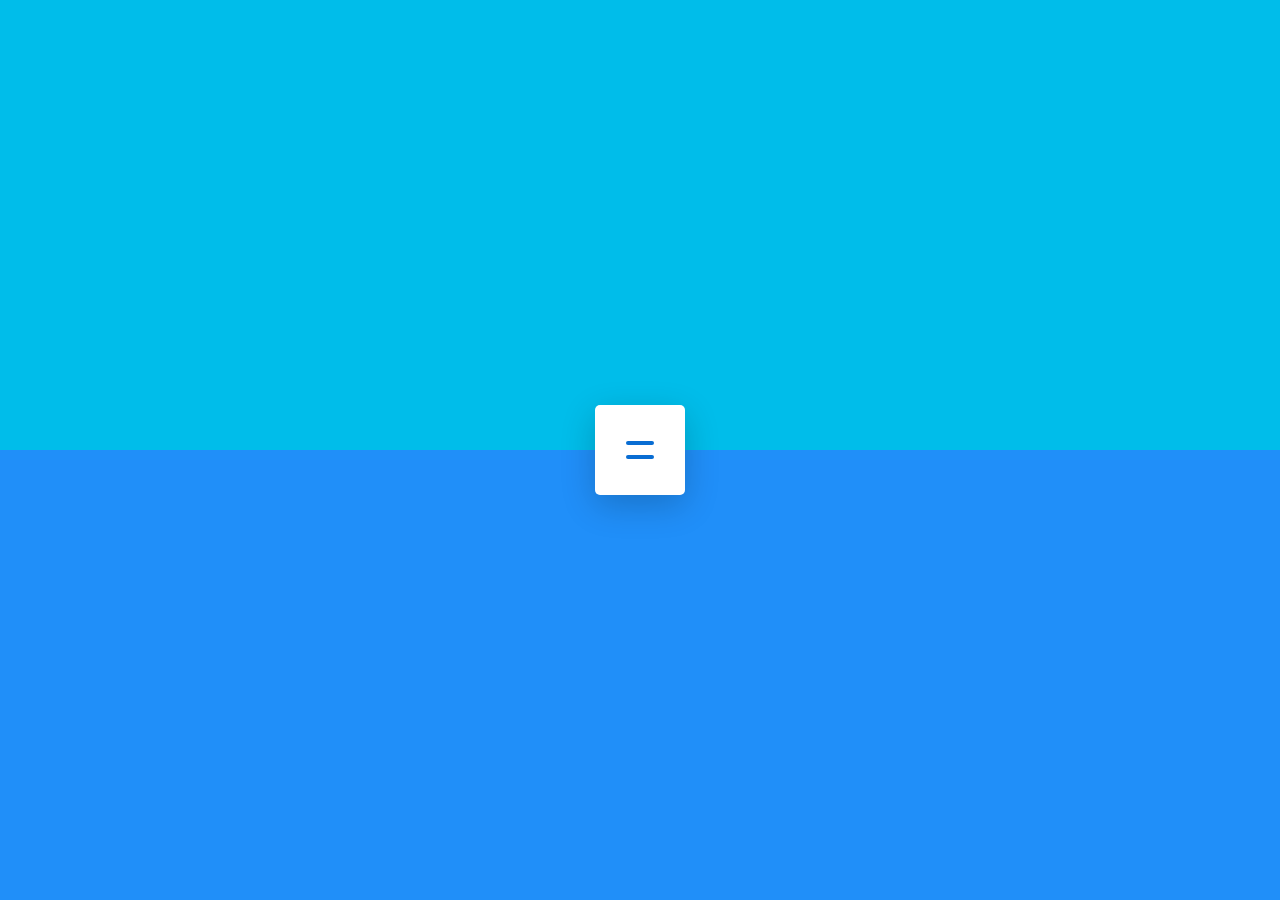
<file: Hamburger/hamburger.html>
<!DOCTYPE html>
<html>
  <head>
    <meta charset="utf-8">
    <title></title>
    <link rel="stylesheet" type="text/css" href="./hamburger.css">
  </head>
  <body>
    <nav class="nav">
      <input type="checkbox" class="nav__cb" id="menu-cb"/>
      <div class="nav__content">
        <ul class="nav__items">
          <li class="nav__item">
            <span class="nav__item-text">
              Home
            </span>
          </li>
          <li class="nav__item">
            <span class="nav__item-text">
              Works
            </span>
          </li>
          <li class="nav__item">
            <span class="nav__item-text">
              About
            </span>
          </li>
          <li class="nav__item">
            <span class="nav__item-text">
              Contact
            </span>
          </li>
        </ul>
      </div>
      <label class="nav__btn" for="menu-cb"></label>
    </nav>
  </body>
</html>
</file>
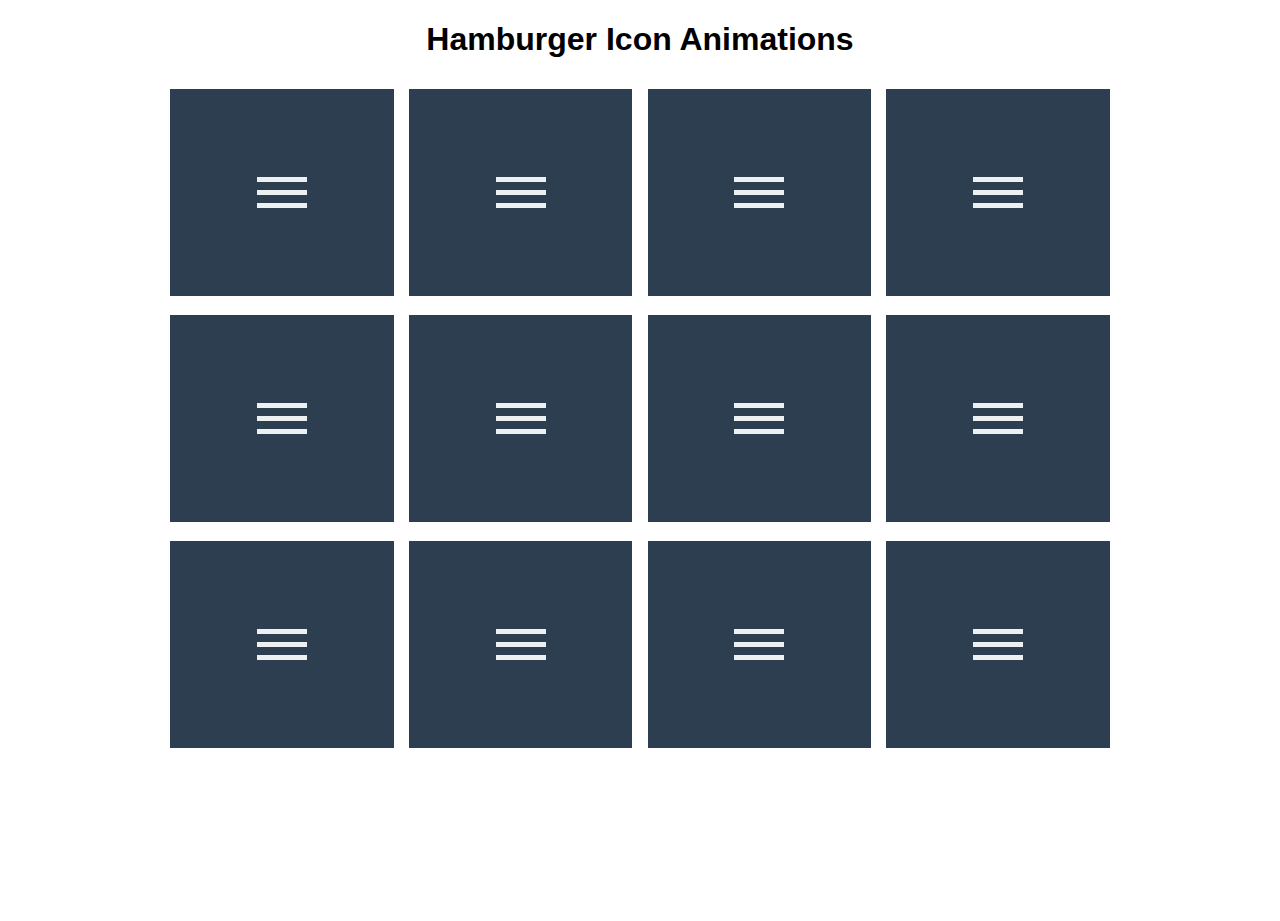
<file: hamburgerIcon/hamburger.html>
<!DOCTYPE html>
<html>
  <head>
    <meta charset="utf-8">
    <title></title>
    <link rel="stylesheet" href="./hamburger.css"></link>
  </head>
  <body>
    <div class="container">
    <h1>Hamburger Icon Animations</h1>
    <div class="row cf">
      <div class="three col">
        <div class="hamburger" id="hamburger-1">
          <span class="line"></span>
          <span class="line"></span>
          <span class="line"></span>
        </div>
      </div>
      <div class="three col">
        <div class="hamburger" id="hamburger-2">
          <span class="line"></span>
          <span class="line"></span>
          <span class="line"></span>
        </div>
      </div>
      <div class="three col">
      <div class="hamburger" id="hamburger-3">
        <span class="line"></span>
        <span class="line"></span>
        <span class="line"></span>
      </div>
    </div>
    <div class="three col">
      <div class="hamburger" id="hamburger-4">
        <span class="line"></span>
        <span class="line"></span>
        <span class="line"></span>
      </div>
    </div>
    </div>
    <div class="row cf">
      <div class="three col">
        <div class="hamburger" id="hamburger-5">
          <span class="line"></span>
          <span class="line"></span>
          <span class="line"></span>
        </div>
      </div>
      <div class="three col">
        <div class="hamburger" id="hamburger-6">
          <span class="line"></span>
          <span class="line"></span>
          <span class="line"></span>
        </div>
      </div>
      <div class="three col">
        <div class="hamburger" id="hamburger-7">
          <span class="line"></span>
          <span class="line"></span>
          <span class="line"></span>
        </div>
      </div>
      <div class="three col">
        <div class="hamburger" id="hamburger-8">
          <span class="line"></span>
          <span class="line"></span>
          <span class="line"></span>
        </div>
      </div>
    </div>
    <div class="row cf">
      <div class="three col">
        <div class="hamburger" id="hamburger-9">
          <span class="line"></span>
          <span class="line"></span>
          <span class="line"></span>
        </div>
      </div>
      <div class="three col">
        <div class="hamburger" id="hamburger-10">
          <span class="line"></span>
          <span class="line"></span>
          <span class="line"></span>
        </div>
      </div>
      <div class="three col">
        <div class="hamburger" id="hamburger-11">
          <span class="line"></span>
          <span class="line"></span>
          <span class="line"></span>
        </div>
      </div>
      <div class="three col">
        <div class="hamburger" id="hamburger-12">
          <span class="line"></span>
          <span class="line"></span>
          <span class="line"></span>
        </div>
      </div>
    </div>
  </div>
  <script src="https://ajax.googleapis.com/ajax/libs/jquery/3.1.1/jquery.min.js"></script>
  <script type="text/javascript" src="./hamburger.js"></script>
  </body>
</html>
</file>
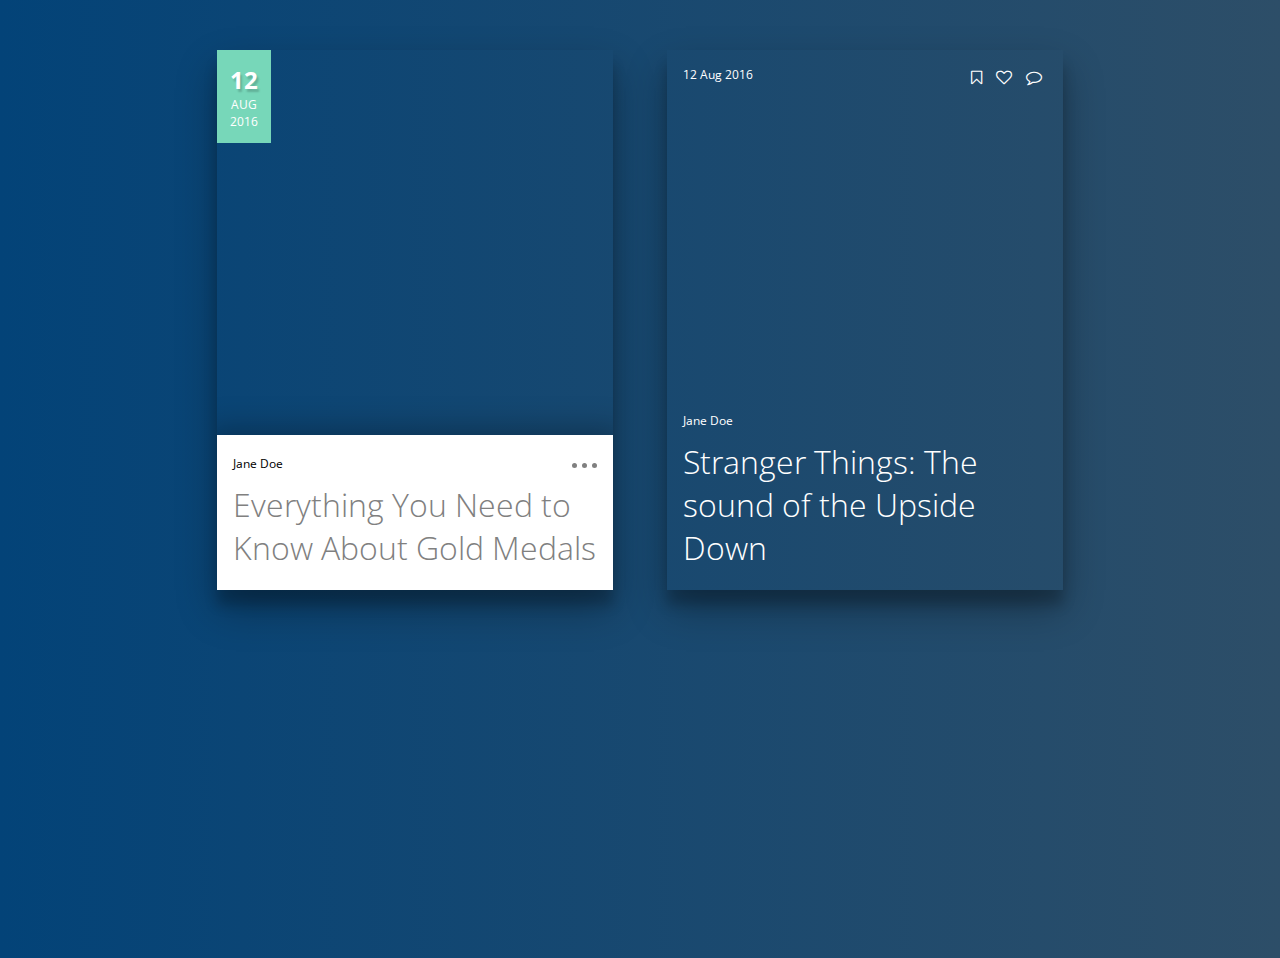
<file: newsCards/newsCards.html>
<!DOCTYPE html>
<html>
  <head>
    <meta charset="utf-8">
    <title></title>
    <link rel="stylesheet" href="https://cdnjs.cloudflare.com/ajax/libs/font-awesome/4.7.0/css/font-awesome.min.css">
    <link rel="stylesheet" href="./newsCards.css">
  </head>
  <body>

    <div class="row">
      <div class="example-1 card">
        <div class="wrapper">
          <div class="date">
            <span class="day">12</span>
            <span class="month">Aug</span>
            <span class="year">2016</span>
          </div>
          <div class="data">
            <div class="content">
              <span class="author">Jane Doe</span>
              <h1 class="title"><a href="#">Everything You Need to Know About Gold Medals</a></h1>
              <p class="text">Olympic gold medals contain only about 1.34 percent gold, with the rest composed of sterling silver.</p>
              <label for="show-menu" class="menu-button"><span></span></label>
            </div>
            <input type="checkbox" id="show-menu" />
            <ul class="menu-content">
              <li>
                <a href="#" class="fa fa-bookmark-o"></a>
              </li>
              <li><a href="#" class="fa fa-heart-o"><span>47</span></a></li>
              <li><a href="#" class="fa fa-comment-o"><span>8</span></a></li>
            </ul>
          </div>
        </div>
      </div>

      <div class="example-2 card">
        <div class="wrapper">
          <div class="header">
            <div class="date">
              <span class="day">12</span>
              <span class="month">Aug</span>
              <span class="year">2016</span>
            </div>
            <ul class="menu-content">
              <li>
                <a href="#" class="fa fa-bookmark-o"></a>
              </li>
              <li><a href="#" class="fa fa-heart-o"><span>18</span></a></li>
              <li><a href="#" class="fa fa-comment-o"><span>3</span></a></li>
            </ul>
          </div>
          <div class="data">
            <div class="content">
              <span class="author">Jane Doe</span>
              <h1 class="title"><a href="#">Stranger Things: The sound of the Upside Down</a></h1>
              <p class="text">The antsy bingers of Netflix will eagerly anticipate the digital release of the Survive soundtrack, out today.</p>
              <a href="#" class="button">Read more</a>
            </div>
          </div>
        </div>
      </div>

    </div>
  </body>
</html>
</file>
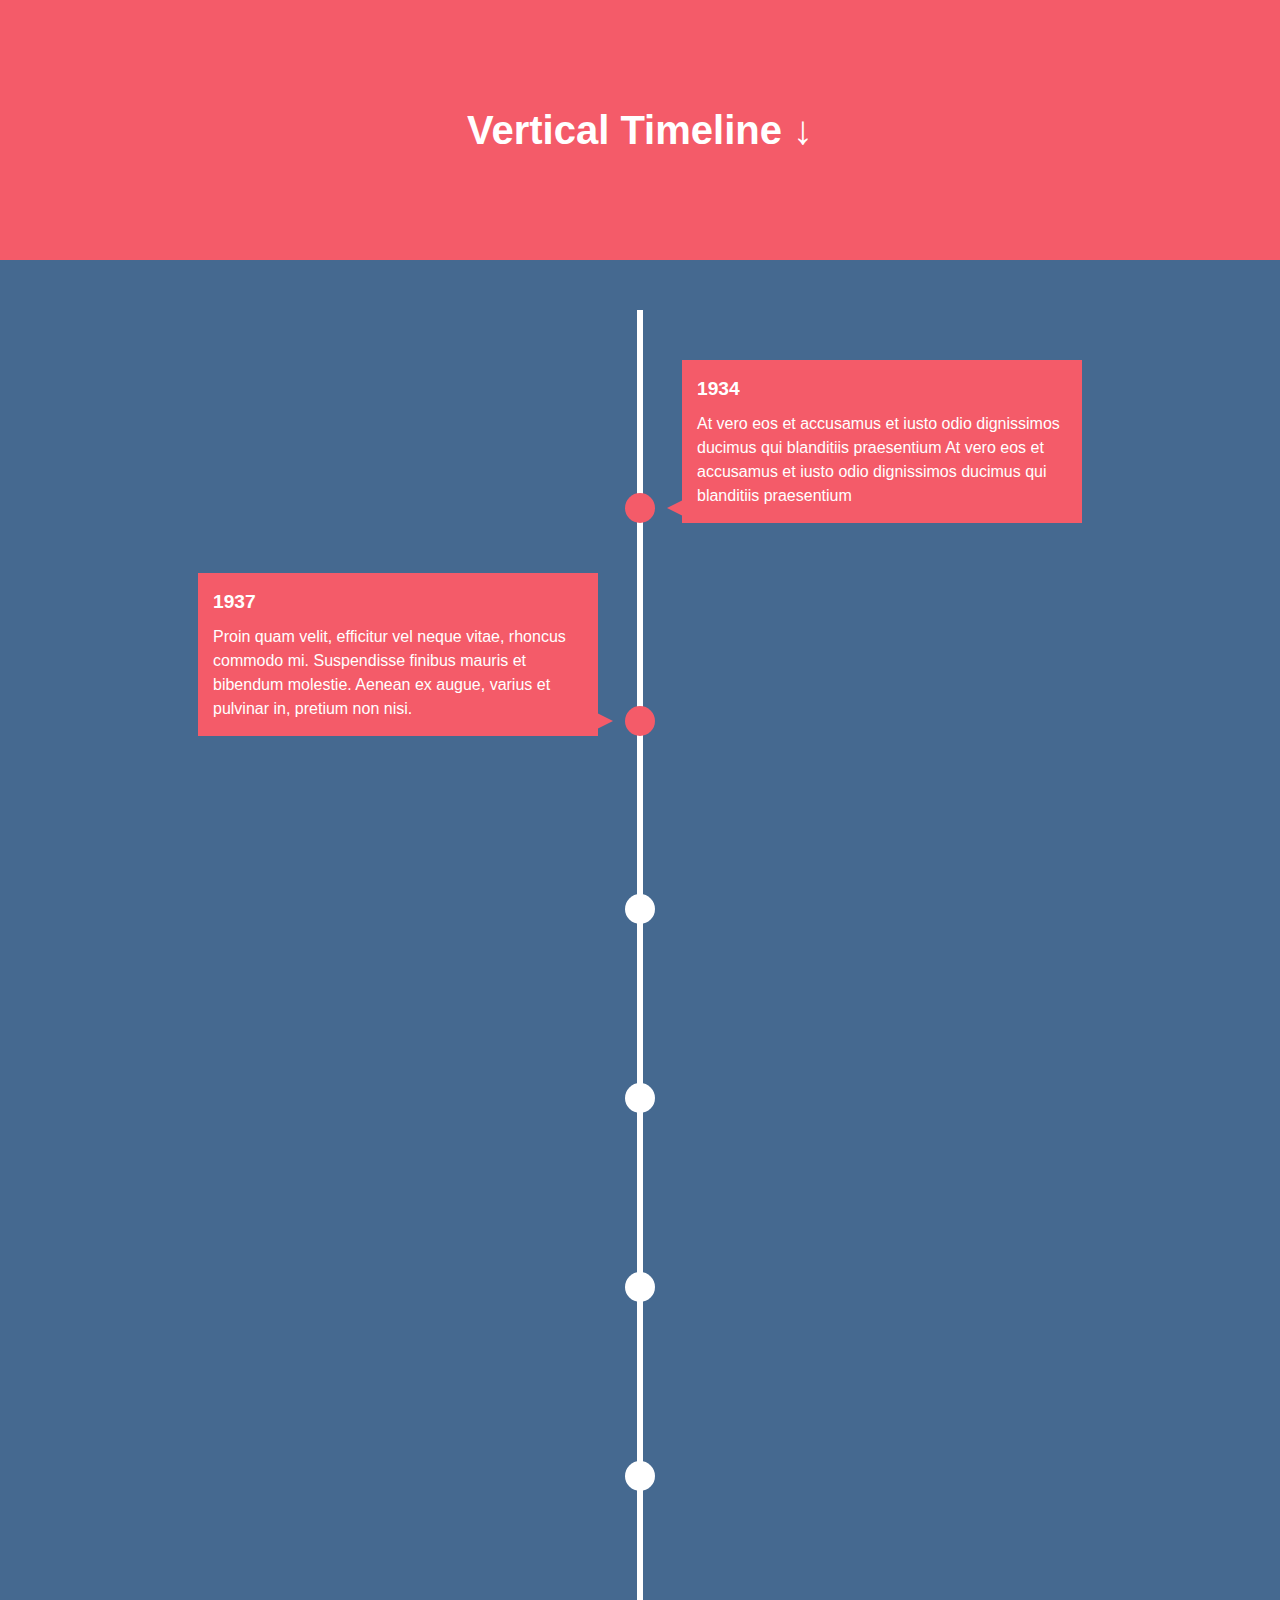
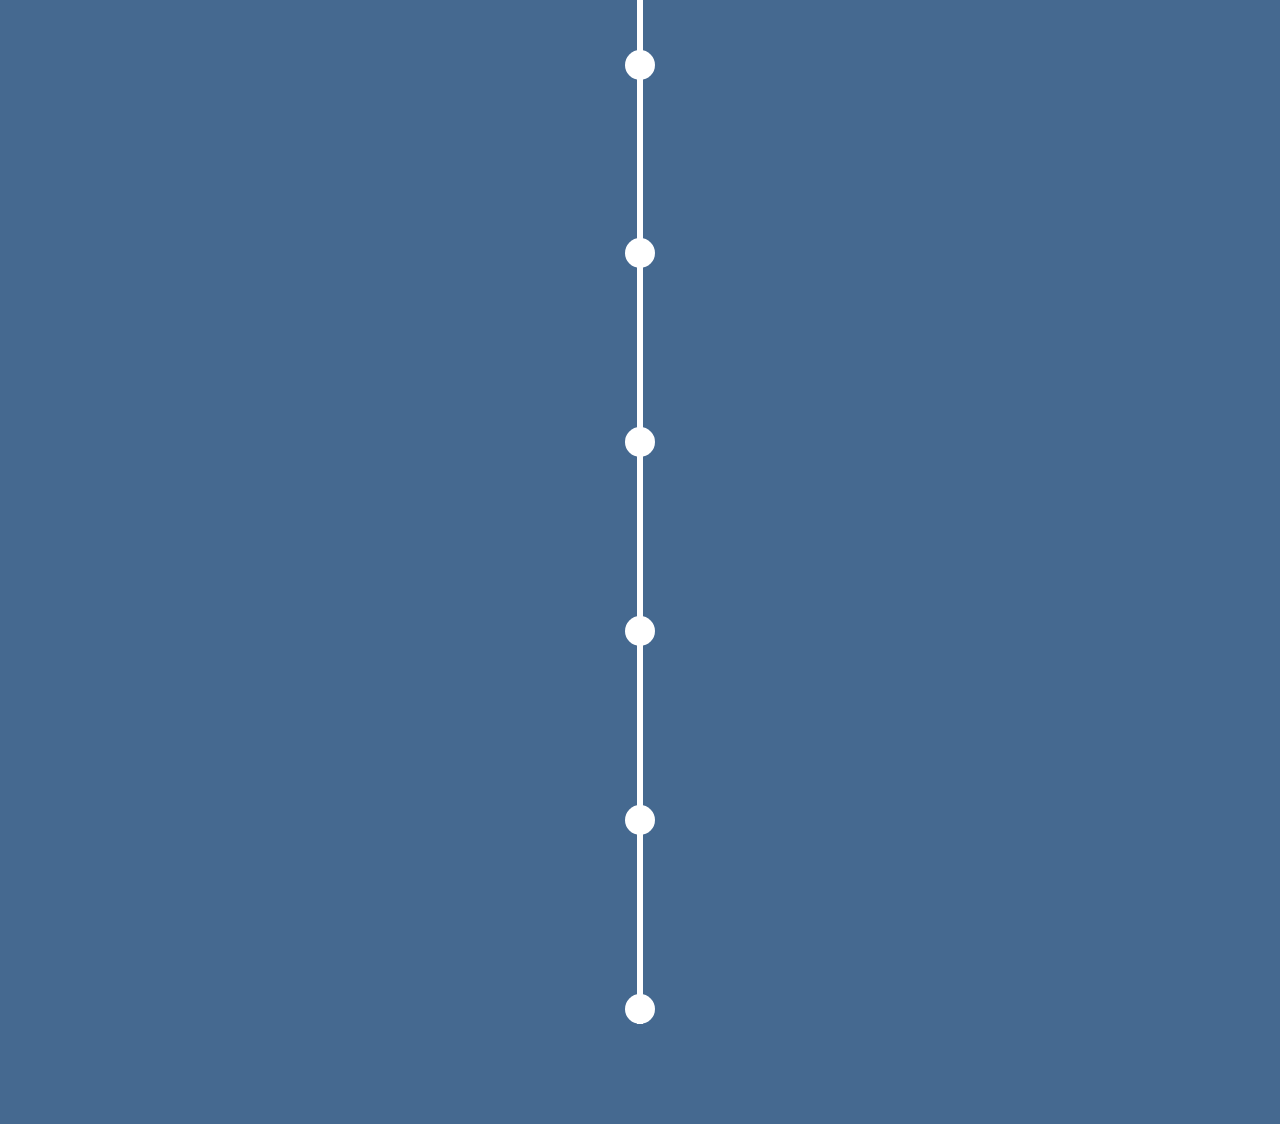
<file: virticalTimeline/virticalTimeline.html>
<!DOCTYPE html>
<html>
  <head>
    <meta charset="utf-8">
    <title></title>
    <link rel="stylesheet" href="./virticalTimeline.css" />
  </head>
  <body>
    <section class="intro">
      <div class="container">
        <h1>Vertical Timeline &darr;</h1>
      </div>
    </section>

    <section class="timeline">
      <ul>
        <li>
          <div>
            <time>1934</time> At vero eos et accusamus et iusto odio dignissimos ducimus qui blanditiis praesentium At vero eos et accusamus et iusto odio dignissimos ducimus qui blanditiis praesentium
          </div>
        </li>
        <li>
          <div>
            <time>1937</time> Proin quam velit, efficitur vel neque vitae, rhoncus commodo mi. Suspendisse finibus mauris et bibendum molestie. Aenean ex augue, varius et pulvinar in, pretium non nisi.
          </div>
        </li>
        <li>
          <div>
            <time>1940</time> Proin iaculis, nibh eget efficitur varius, libero tellus porta dolor, at pulvinar tortor ex eget ligula. Integer eu dapibus arcu, sit amet sollicitudin eros.
          </div>
        </li>
        <li>
          <div>
            <time>1943</time> In mattis elit vitae odio posuere, nec maximus massa varius. Suspendisse varius volutpat mattis. Vestibulum id magna est.
          </div>
        </li>
        <li>
          <div>
            <time>1946</time> In mattis elit vitae odio posuere, nec maximus massa varius. Suspendisse varius volutpat mattis. Vestibulum id magna est.
          </div>
        </li>
        <li>
          <div>
            <time>1956</time> In mattis elit vitae odio posuere, nec maximus massa varius. Suspendisse varius volutpat mattis. Vestibulum id magna est.
          </div>
        </li>
        <li>
          <div>
            <time>1957</time> In mattis elit vitae odio posuere, nec maximus massa varius. Suspendisse varius volutpat mattis. Vestibulum id magna est.
          </div>
        </li>
        <li>
          <div>
            <time>1967</time> Aenean condimentum odio a bibendum rhoncus. Ut mauris felis, volutpat eget porta faucibus, euismod quis ante.
          </div>
        </li>
        <li>
          <div>
            <time>1977</time> Vestibulum porttitor lorem sed pharetra dignissim. Nulla maximus, dui a tristique iaculis, quam dolor convallis enim, non dignissim ligula ipsum a turpis.
          </div>
        </li>
        <li>
          <div>
            <time>1985</time> In mattis elit vitae odio posuere, nec maximus massa varius. Suspendisse varius volutpat mattis. Vestibulum id magna est.
          </div>
        </li>
        <li>
          <div>
            <time>2000</time> In mattis elit vitae odio posuere, nec maximus massa varius. Suspendisse varius volutpat mattis. Vestibulum id magna est.
          </div>
        </li>
        <li>
          <div>
            <time>2005</time> In mattis elit vitae odio posuere, nec maximus massa varius. Suspendisse varius volutpat mattis. Vestibulum id magna est.
          </div>
        </li>
      </ul>
    </section>
    <script type="text/javascript" src="./virticalTimeline.js"></script>
  </body>
</html>
</file>
<file: Hamburger/hamburger.css>
*, *:before, *:after {
	box-sizing: border-box;
	margin: 0;
	padding: 0;
}

html, body {
	height: 100%;
}

body:before, body:after {
	content: "";
	display: block;
	height: 50%;
	background: #00bdea;
}

body:after {
	background: #208FF9;
}

/* MAIN VARIABLES FOR CUSTOMIZATION */
/* -------------------------------- */
.nav {
	overflow: hidden;
	position: absolute;
	left: 50%;
	top: 50%;
	width: auto;
	height: 90px;
	margin-top: -45px;
	background: #fff;
	border-radius: 5px;
	transform: translate3d(-50%, 0, 0);
	box-shadow: 0 10px 35px rgba(0, 0, 0, 0.2);
}

.nav__cb {
	z-index: -1000;
	position: absolute;
	left: 0;
	top: 0;
	opacity: 0;
	pointer-events: none;
}

.nav__content {
	position: relative;
	width: 90px;
	height: 100%;
	transition: width 1s cubic-bezier(0.49, -0.3, 0.68, 1.23);
}

.nav__cb:checked ~ .nav__content {
	transition: width 1s cubic-bezier(0.48, 0.43, 0.29, 1.3);
	width: 410px;
}

.nav__items {
	position: relative;
	width: 410px;
	height: 100%;
	padding-left: 20px;
	padding-right: 110px;
	list-style-type: none;
	font-size: 0;
}

.nav__item {
	display: inline-block;
	vertical-align: top;
	width: 70px;
	text-align: center;
	color: #6C7784;
	font-size: 14px;
	line-height: 90px;
	font-family: Helvetica, Arial, sans-serif;
	font-weight: bold;
	perspective: 1000px;
	transition: color 0.3s;
	cursor: pointer;
}

.nav__item:hover {
	color: #00bdea;
}

.nav__item-text {
	display: block;
	height: 100%;
	transform: rotateY(-70deg);
	opacity: 0;
	transition: transform 0.7s cubic-bezier(0.48, 0.43, 0.7, 2.5), opacity 0.7s;
}

.nav__cb:checked ~ .nav__content .nav__item-text {
	transform: rotateY(0);
	opacity: 1;
	transition: transform 0.7s cubic-bezier(0.48, 0.43, 0.7, 2.5), opacity 0.2s;
}

.nav__item:nth-child(1) .nav__item-text {
	transition-delay: 0.3s;
}

.nav__cb:checked ~ .nav__content .nav__item:nth-child(1) .nav__item-text {
	transition-delay: 0s;
}

.nav__item:nth-child(2) .nav__item-text {
	transition-delay: 0.2s;
}

.nav__cb:checked ~ .nav__content .nav__item:nth-child(2) .nav__item-text {
	transition-delay: 0.1s;
}

.nav__item:nth-child(3) .nav__item-text {
	transition-delay: 0.1s;
}

.nav__cb:checked ~ .nav__content .nav__item:nth-child(3) .nav__item-text {
	transition-delay: 0.2s;
}

.nav__item:nth-child(4) .nav__item-text {
	transition-delay: 0s;
}

.nav__cb:checked ~ .nav__content .nav__item:nth-child(4) .nav__item-text {
	transition-delay: 0.3s;
}

.nav__btn {
	position: absolute;
	right: 0;
	top: 0;
	width: 90px;
	height: 90px;
	padding: 36px 31px;
	cursor: pointer;
}

.nav__btn:before, .nav__btn:after {
	content: "";
	display: block;
	width: 28px;
	height: 4px;
	border-radius: 2px;
	background: #096DD3;
	transform-origin: 50% 50%;
	transition: transform 1s cubic-bezier(0.48, 0.43, 0.29, 1.3), background-color 0.3s;
}

.nav__btn:before {
	margin-bottom: 10px;
}

.nav__btn:hover:before, .nav__btn:hover:after {
	background: #00bdea;
}

.nav__cb:checked ~ .nav__btn:before {
	transform: translateY(7px) rotate(-225deg);
}

.nav__cb:checked ~ .nav__btn:after {
	transform: translateY(-7px) rotate(225deg);
}
</file>
<file: hamburgerIcon/hamburger.css>
html, body{
  width: 100%;
  height: 100%;
  margin: 0;
  padding: 0;
  font-family: 'Open Sans', sans-serif;
}

a{
  text-decoration: none;
}

p, li, a{
  font-size: 14px;
}

/* GRID */

.twelve { width: 100%; }
.eleven { width: 91.53%; }
.ten { width: 83.06%; }
.nine { width: 74.6%; }
.eight { width: 66.13%; }
.seven { width: 57.66%; }
.six { width: 49.2%; }
.five { width: 40.73%; }
.four { width: 32.26%; }
.three { width: 23.8%; }
.two { width: 15.33%; }
.one { width: 6.866%; }

/* COLUMNS */

.col {
	display: block;
	float:left;
	margin: 1% 0 1% 1.6%;
}

.col:first-of-type {
  margin-left: 0;
}

.container{
  width: 100%;
  max-width: 940px;
  margin: 0 auto;
  position: relative;
  text-align: center;
}

/* CLEARFIX */

.cf:before,
.cf:after {
    content: " ";
    display: table;
}

.cf:after {
    clear: both;
}

.cf {
    *zoom: 1;
}

/* ALL */

.row .three{
  padding: 80px 30px;
  -webkit-box-sizing: border-box;
  -moz-box-sizing: border-box;
  box-sizing: border-box;
  background-color: #2c3e50;
  color: #ecf0f1;
  text-align: center;
}

.hamburger .line{
  width: 50px;
  height: 5px;
  background-color: #ecf0f1;
  display: block;
  margin: 8px auto;
  -webkit-transition: all 0.3s ease-in-out;
  -o-transition: all 0.3s ease-in-out;
  transition: all 0.3s ease-in-out;
}

.hamburger:hover{
  cursor: pointer;
}

/* ONE */

#hamburger-1.is-active .line:nth-child(2){
  opacity: 0;
}

#hamburger-1.is-active .line:nth-child(1){
  -webkit-transform: translateY(13px) rotate(45deg);
  -ms-transform: translateY(13px) rotate(45deg);
  -o-transform: translateY(13px) rotate(45deg);
  transform: translateY(13px) rotate(45deg);
}

#hamburger-1.is-active .line:nth-child(3){
  -webkit-transform: translateY(-13px) rotate(-45deg);
  -ms-transform: translateY(-13px) rotate(-45deg);
  -o-transform: translateY(-13px) rotate(-45deg);
  transform: translateY(-13px) rotate(-45deg);
}

/* TWO */

#hamburger-2.is-active .line:nth-child(1){
  -webkit-transform: translateY(13px);
  -ms-transform: translateY(13px);
  -o-transform: translateY(13px);
  transform: translateY(13px);
}

#hamburger-2.is-active .line:nth-child(3){
  -webkit-transform: translateY(-13px);
  -ms-transform: translateY(-13px);
  -o-transform: translateY(-13px);
  transform: translateY(-13px);
}

/* THREE */

#hamburger-3.is-active .line:nth-child(1),
#hamburger-3.is-active .line:nth-child(3){
  width: 40px;
}

#hamburger-3.is-active .line:nth-child(1){
  -webkit-transform: translateX(-10px) rotate(-45deg);
  -ms-transform: translateX(-10px) rotate(-45deg);
  -o-transform: translateX(-10px) rotate(-45deg);
  transform: translateX(-10px) rotate(-45deg);
}

#hamburger-3.is-active .line:nth-child(3){
  -webkit-transform: translateX(-10px) rotate(45deg);
  -ms-transform: translateX(-10px) rotate(45deg);
  -o-transform: translateX(-10px) rotate(45deg);
  transform: translateX(-10px) rotate(45deg);
}

/* FOUR */

#hamburger-4.is-active .line:nth-child(1),
#hamburger-4.is-active .line:nth-child(3){
  width: 40px;
}

#hamburger-4.is-active .line:nth-child(1){
  -webkit-transform: translateX(10px) rotate(45deg);
  -ms-transform: translateX(10px) rotate(45deg);
  -o-transform: translateX(10px) rotate(45deg);
  transform: translateX(10px) rotate(45deg);
}

#hamburger-4.is-active .line:nth-child(3){
  -webkit-transform: translateX(10px) rotate(-45deg);
  -ms-transform: translateX(10px) rotate(-45deg);
  -o-transform: translateX(10px) rotate(-45deg);
  transform: translateX(10px) rotate(-45deg);
}

/* FIVE */

#hamburger-5.is-active{
  -webkit-transform: rotate(90deg);
  -ms-transform: rotate(90deg);
  -o-transform: rotate(90deg);
  transform: rotate(90deg);
}

#hamburger-5.is-active .line:nth-child(2){
  -webkit-transition: none;
  -o-transition: none;
  transition: none;
}

#hamburger-5 .line:nth-child(2){
  -webkit-transition-delay: 0.3s;
  -o-transition-delay: 0.3s;
  transition-delay: 0.3s;
}


#hamburger-5.is-active .line:nth-child(2){
  opacity: 0;
}

#hamburger-5.is-active .line:nth-child(1),
#hamburger-5.is-active .line:nth-child(3){
  width: 35px;
  -webkit-transform-origin: right;
  -moz-transform-origin: right;
  -ms-transform-origin: right;
  -o-transform-origin: right;
  transform-origin: right;
}

#hamburger-5.is-active .line:nth-child(1){
  -webkit-transform: translateY(15px) rotate(45deg);
  -ms-transform: translateY(15px) rotate(45deg);
  -o-transform: translateY(15px) rotate(45deg);
  transform: translateY(15px) rotate(45deg);
}

#hamburger-5.is-active .line:nth-child(3){
  -webkit-transform: translateY(-15px) rotate(-45deg);
  -ms-transform: translateY(-15px) rotate(-45deg);
  -o-transform: translateY(-15px) rotate(-45deg);
  transform: translateY(-15px) rotate(-45deg);
}

/* SIX */

#hamburger-6.is-active{
  -webkit-transition: all 0.3s ease-in-out;
  -o-transition: all 0.3s ease-in-out;
  transition: all 0.3s ease-in-out;
  -webkit-transition-delay: 0.6s;
  -o-transition-delay: 0.6s;
  transition-delay: 0.6s;
  -webkit-transform: rotate(45deg);
  -ms-transform: rotate(45deg);
  -o-transform: rotate(45deg);
  transform: rotate(45deg);
}

#hamburger-6.is-active .line:nth-child(2){
  width: 0px;
}

#hamburger-6.is-active .line:nth-child(1),
#hamburger-6.is-active .line:nth-child(3){
  -webkit-transition-delay: 0.3s;
  -o-transition-delay: 0.3s;
  transition-delay: 0.3s;
}

#hamburger-6.is-active .line:nth-child(1){
  -webkit-transform: translateY(13px);
  -ms-transform: translateY(13px);
  -o-transform: translateY(13px);
  transform: translateY(13px);
}

#hamburger-6.is-active .line:nth-child(3){
  -webkit-transform: translateY(-13px) rotate(90deg);
  -ms-transform: translateY(-13px) rotate(90deg);
  -o-transform: translateY(-13px) rotate(90deg);
  transform: translateY(-13px) rotate(90deg);
}

/* SEVEN */

#hamburger-7.is-active .line:nth-child(1){
  width: 30px;
}

#hamburger-7.is-active .line:nth-child(2){
  width: 40px;
}

#hamburger-7.is-active .line{
  -webkit-transform: rotate(30deg);
  -ms-transform: rotate(30deg);
  -o-transform: rotate(30deg);
  transform: rotate(30deg);
}

/* EIGHT */

#hamburger-8.is-active .line:nth-child(2){
  opacity: 0;
}

#hamburger-8.is-active .line:nth-child(1){
  -webkit-transform: translateY(13px);
  -ms-transform: translateY(13px);
  -o-transform: translateY(13px);
  transform: translateY(13px);
}

#hamburger-8.is-active .line:nth-child(3){
  -webkit-transform: translateY(-13px) rotate(90deg);
  -ms-transform: translateY(-13px) rotate(90deg);
  -o-transform: translateY(-13px) rotate(90deg);
  transform: translateY(-13px) rotate(90deg);
}

/* NINE */

#hamburger-9{
  position: relative;
  -webkit-transition: all 0.3s ease-in-out;
  -o-transition: all 0.3s ease-in-out;
  transition: all 0.3s ease-in-out;
}

#hamburger-9.is-active{
  -webkit-transform: rotate(45deg);
  -ms-transform: rotate(45deg);
  -o-transform: rotate(45deg);
  transform: rotate(45deg);
}

#hamburger-9:before{
  content: "";
  position: absolute;
  -webkit-box-sizing: border-box;
  -moz-box-sizing: border-box;
  box-sizing: border-box;
  width: 70px;
  height: 70px;
  border: 5px solid transparent;
  top: calc(50% - 35px);
  left: calc(50% - 35px);
  border-radius: 100%;
  -webkit-transition: all 0.3s ease-in-out;
  -o-transition: all 0.3s ease-in-out;
  transition: all 0.3s ease-in-out;
}

#hamburger-9.is-active:before{
  border: 5px solid #ecf0f1;
}

#hamburger-9.is-active .line{
  width: 35px;
}

#hamburger-9.is-active .line:nth-child(2){
  opacity: 0;
}

#hamburger-9.is-active .line:nth-child(1){
  -webkit-transform: translateY(13px);
  -ms-transform: translateY(13px);
  -o-transform: translateY(13px);
  transform: translateY(13px);
}

#hamburger-9.is-active .line:nth-child(3){
  -webkit-transform: translateY(-13px) rotate(90deg);
  -ms-transform: translateY(-13px) rotate(90deg);
  -o-transform: translateY(-13px) rotate(90deg);
  transform: translateY(-13px) rotate(90deg);
}

/* TEN */

#hamburger-10{
  -webkit-transition: all 0.3s ease-in-out;
  -o-transition: all 0.3s ease-in-out;
  transition: all 0.3s ease-in-out;
}

#hamburger-10.is-active{
  -webkit-transform: rotate(90deg);
  -ms-transform: rotate(90deg);
  -o-transform: rotate(90deg);
  transform: rotate(90deg);
}

#hamburger-10.is-active .line:nth-child(1){
  width: 30px
}

#hamburger-10.is-active .line:nth-child(2){
  width: 40px
}

/* ELEVEN */

#hamburger-11{
  -webkit-transition: all 0.3s ease-in-out;
  -o-transition: all 0.3s ease-in-out;
  transition: all 0.3s ease-in-out;
}

#hamburger-11.is-active{
  animation: smallbig 0.6s forwards;
}

@keyframes smallbig{
  0%, 100%{
    -webkit-transform: scale(1);
    -ms-transform: scale(1);
    -o-transform: scale(1);
    transform: scale(1);
  }

  50%{
    -webkit-transform: scale(0);
    -ms-transform: scale(0);
    -o-transform: scale(0);
    transform: scale(0);
  }
}

#hamburger-11.is-active .line:nth-child(1),
#hamburger-11.is-active .line:nth-child(2),
#hamburger-11.is-active .line:nth-child(3){
  -webkit-transition-delay: 0.2s;
  -o-transition-delay: 0.2s;
  transition-delay: 0.2s;
}

#hamburger-11.is-active .line:nth-child(2){
  opacity: 0;
}

#hamburger-11.is-active .line:nth-child(1){
  -webkit-transform: translateY(13px) rotate(45deg);
  -ms-transform: translateY(13px) rotate(45deg);
  -o-transform: translateY(13px) rotate(45deg);
  transform: translateY(13px) rotate(45deg);
}

#hamburger-11.is-active .line:nth-child(3){
  -webkit-transform: translateY(-13px) rotate(-45deg);
  -ms-transform: translateY(-13px) rotate(-45deg);
  -o-transform: translateY(-13px) rotate(-45deg);
  transform: translateY(-13px) rotate(-45deg);
}

/* TWELVE */

#hamburger-12.is-active .line:nth-child(1){
  opacity: 0;
  -webkit-transform: translateX(-100%);
  -ms-transform: translateX(-100%);
  -o-transform: translateX(-100%);
  transform: translateX(-100%);
}

#hamburger-12.is-active .line:nth-child(3){
  opacity: 0;
  -webkit-transform: translateX(100%);
  -ms-transform: translateX(100%);
  -o-transform: translateX(100%);
  transform: translateX(100%);
}
</file>
<file: newsCards/newsCards.css>
@import url(https://fonts.googleapis.com/css?family=Open+Sans:300,400,700);

* {
	box-sizing: border-box;
}

body {
	background-image: linear-gradient(to right, #034378, #2d4e68);
	-webkit-font-smoothing: antialiased;
	-moz-osx-font-smoothing: grayscale;
	height: 100vh;
	font-family: "Open Sans", sans-serif;
}

a {
	text-decoration: none;
}

h1 {
	font-family: "Open Sans", sans-serif;
	font-weight: 300;
}

.row {
	max-width: 900px;
	margin: 50px auto 0;
}

.card {
	float: left;
	padding: 0 1.7rem;
	width: 50%;
}

.card .menu-content {
	margin: 0;
	padding: 0;
	list-style-type: none;
}

.card .menu-content::before, .card .menu-content::after {
	content: '';
	display: table;
}

.card .menu-content::after {
	clear: both;
}

.card .menu-content li {
	display: inline-block;
}

.card .menu-content a {
	color: #fff;
}

.card .menu-content span {
	position: absolute;
	left: 50%;
	top: 0;
	font-size: 10px;
	font-weight: 700;
	font-family: 'Open Sans';
	transform: translate(-50%, 0);
}

.card .wrapper {
	background-color: #fff;
	min-height: 540px;
	position: relative;
	overflow: hidden;
	box-shadow: 0 19px 38px rgba(0, 0, 0, 0.3), 0 15px 12px rgba(0, 0, 0, 0.2);
}

.card .wrapper:hover .data {
	transform: translateY(0);
}

.card .data {
	position: absolute;
	bottom: 0;
	width: 100%;
	transform: translateY(calc(70px + 1em));
	transition: transform 0.3s;
}

.card .data .content {
	padding: 1em;
	position: relative;
	z-index: 1;
}

.card .author {
	font-size: 12px;
}

.card .title {
	margin-top: 10px;
}

.card .text {
	height: 70px;
	margin: 0;
}

.card input[type='checkbox'] {
	display: none;
}

.card input[type='checkbox']:checked + .menu-content {
	transform: translateY(-60px);
}

.example-1 .wrapper {
	background: url(https://hd.unsplash.com/photo-1463415268136-e52a5af54519) center/cover no-repeat;
}

.example-1 .date {
	position: absolute;
	top: 0;
	left: 0;
	background-color: #77d7b9;
	color: #fff;
	padding: 0.8em;
}

.example-1 .date span {
	display: block;
	text-align: center;
}

.example-1 .date .day {
	font-weight: 700;
	font-size: 24px;
	text-shadow: 2px 3px 2px rgba(0, 0, 0, 0.18);
}

.example-1 .date .month {
	text-transform: uppercase;
}

.example-1 .date .month,
  .example-1 .date .year {
	font-size: 12px;
}

.example-1 .content {
	background-color: #fff;
	box-shadow: 0 5px 30px 10px rgba(0, 0, 0, 0.3);
}

.example-1 .title a {
	color: gray;
}

.example-1 .menu-button {
	position: absolute;
	z-index: 999;
	top: 16px;
	right: 16px;
	width: 25px;
	text-align: center;
	cursor: pointer;
}

.example-1 .menu-button span {
	width: 5px;
	height: 5px;
	background-color: gray;
	color: gray;
	position: relative;
	display: inline-block;
	border-radius: 50%;
}

.example-1 .menu-button span::after, .example-1 .menu-button span::before {
	content: '';
	display: block;
	width: 5px;
	height: 5px;
	background-color: currentColor;
	position: absolute;
	border-radius: 50%;
}

.example-1 .menu-button span::before {
	left: -10px;
}

.example-1 .menu-button span::after {
	right: -10px;
}

.example-1 .menu-content {
	text-align: center;
	position: absolute;
	top: 0;
	left: 0;
	width: 100%;
	z-index: -1;
	transition: transform 0.3s;
	transform: translateY(0);
}

.example-1 .menu-content li {
	width: 33.333333%;
	float: left;
	background-color: #77d7b9;
	height: 60px;
	position: relative;
}

.example-1 .menu-content a {
	position: absolute;
	top: 50%;
	left: 50%;
	transform: translate(-50%, -50%);
	font-size: 24px;
}

.example-1 .menu-content span {
	top: -10px;
}

.example-2 .wrapper {
	background: url(https://tvseriescritic.files.wordpress.com/2016/10/stranger-things-bicycle-lights-children.jpg) center/cover no-repeat;
}

.example-2 .wrapper:hover .menu-content span {
	transform: translate(-50%, -10px);
	opacity: 1;
}

.example-2 .header {
	color: #fff;
	padding: 1em;
}

.example-2 .header::before, .example-2 .header::after {
	content: '';
	display: table;
}

.example-2 .header::after {
	clear: both;
}

.example-2 .header .date {
	float: left;
	font-size: 12px;
}

.example-2 .menu-content {
	float: right;
}

.example-2 .menu-content li {
	margin: 0 5px;
	position: relative;
}

.example-2 .menu-content span {
	transition: all 0.3s;
	opacity: 0;
}

.example-2 .data {
	color: #fff;
	transform: translateY(calc(70px + 4em));
}

.example-2 .title a {
	color: #fff;
}

.example-2 .button {
	display: block;
	width: 100px;
	margin: 2em auto 1em;
	text-align: center;
	font-size: 12px;
	color: #fff;
	line-height: 1;
	position: relative;
	font-weight: 700;
}

.example-2 .button::after {
	content: '\2192';
	opacity: 0;
	position: absolute;
	right: 0;
	top: 50%;
	transform: translate(0, -50%);
	transition: all 0.3s;
}

.example-2 .button:hover::after {
	transform: translate(5px, -50%);
	opacity: 1;
}
</file>
<file: virticalTimeline/virticalTimeline.css>
*,
*::before,
*::after {
  margin: 0;
  padding: 0;
  box-sizing: border-box;
}

body {
  font: normal 16px/1.5 "Helvetica Neue", sans-serif;
  background: #456990;
  color: #fff;
  overflow-x: hidden;
  padding-bottom: 50px;
}  /* INTRO SECTION
–––––––––––––––––––––––––––––––––––––––––––––––––– */

.intro {
  background: #F45B69;
  padding: 100px 0;
}

.container {
  width: 90%;
  max-width: 1200px;
  margin: 0 auto;
  text-align: center;
}

h1 {
  font-size: 2.5rem;
}


/* TIMELINE
–––––––––––––––––––––––––––––––––––––––––––––––––– */

.timeline ul {
  background: #456990;
  padding: 50px 0;
}

.timeline ul li {
  list-style-type: none;
  position: relative;
  width: 6px;
  margin: 0 auto;
  padding-top: 50px;
  background: #fff;
}

.timeline ul li::after {
  content: '';
  position: absolute;
  left: 50%;
  bottom: 0;
  transform: translateX(-50%);
  width: 30px;
  height: 30px;
  border-radius: 50%;
  background: inherit;
}

.timeline ul li div {
  position: relative;
  bottom: 0;
  width: 400px;
  padding: 15px;
  background: #F45B69;
}

.timeline ul li div::before {
  content: '';
  position: absolute;
  bottom: 7px;
  width: 0;
  height: 0;
  border-style: solid;
}

.timeline ul li:nth-child(odd) div {
  left: 45px;
}

.timeline ul li:nth-child(odd) div::before {
  left: -15px;
  border-width: 8px 16px 8px 0;
  border-color: transparent #F45B69 transparent transparent;
}

.timeline ul li:nth-child(even) div {
  left: -439px;
}

.timeline ul li:nth-child(even) div::before {
  right: -15px;
  border-width: 8px 0 8px 16px;
  border-color: transparent transparent transparent #F45B69;
}

time {
  display: block;
  font-size: 1.2rem;
  font-weight: bold;
  margin-bottom: 8px;
}


/* EFFECTS
–––––––––––––––––––––––––––––––––––––––––––––––––– */

.timeline ul li::after {
  transition: background .5s ease-in-out;
}

.timeline ul li.in-view::after {
  background: #F45B69;
}

.timeline ul li div {
  visibility: hidden;
  opacity: 0;
  transition: all .5s ease-in-out;
}

.timeline ul li:nth-child(odd) div {
  transform: translate3d(200px, 0, 0);
}

.timeline ul li:nth-child(even) div {
  transform: translate3d(-200px, 0, 0);
}

.timeline ul li.in-view div {
  transform: none;
  visibility: visible;
  opacity: 1;
}


/* GENERAL MEDIA QUERIES
–––––––––––––––––––––––––––––––––––––––––––––––––– */

@media screen and (max-width: 900px) {
  .timeline ul li div {
    width: 250px;
  }
  .timeline ul li:nth-child(even) div {
    left: -289px;
    /*250+45-6*/
  }
}

@media screen and (max-width: 600px) {
  .timeline ul li {
    margin-left: 20px;
  }
  .timeline ul li div {
    width: calc(100vw - 91px);
  }
  .timeline ul li:nth-child(even) div {
    left: 45px;
  }
  .timeline ul li:nth-child(even) div::before {
    left: -15px;
    border-width: 8px 16px 8px 0;
    border-color: transparent #F45B69 transparent transparent;
  }
}
</file>
